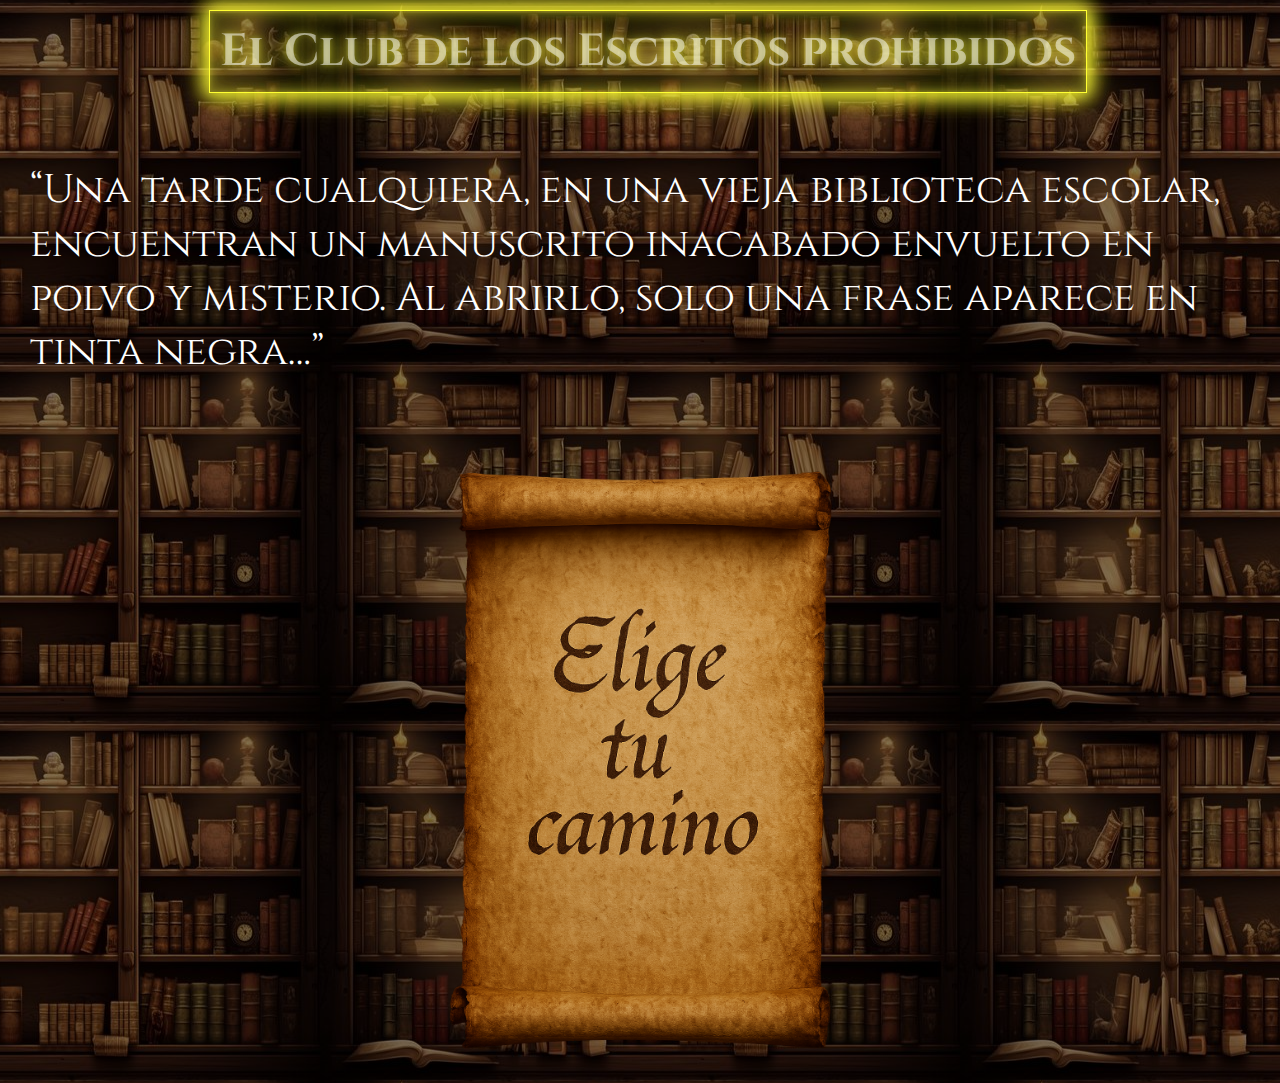
<file: index.html>
<!DOCTYPE html>
<html lang="en">
<head>
    <meta charset="UTF-8">
    <meta name="viewport" content="width=device-width, initial-scale=1.0">
    <link rel="stylesheet" href="styles.css">
    <title>ElClubDeLosEscritos</title>
</head>
<link rel="preconnect" href="https://fonts.googleapis.com">
<link rel="preconnect" href="https://fonts.gstatic.com" crossorigin>
<link href="https://fonts.googleapis.com/css2?family=Cinzel:wght@400..900&display=swap" rel="stylesheet">
<body>
    <div class="text_container">
    <div class="title__container">
        <h1>El Club de los Escritos prohibidos</h1>
    </div>
        <div class="parrafo__container">
            <p class="parrafo">
                <span>
                    “Una tarde cualquiera, en una vieja biblioteca escolar, encuentran un manuscrito inacabado envuelto en polvo y misterio. Al abrirlo, solo una frase aparece en tinta negra…”
                </span>
            </p>
        </div>
    </div>
    <div class="wrapper">
        <a href=".//pagina2/index2.html" class="img__container">
            <img src="Pergamino.png" class="img">
        </a>
    </div>
</body>
</html>
</file>
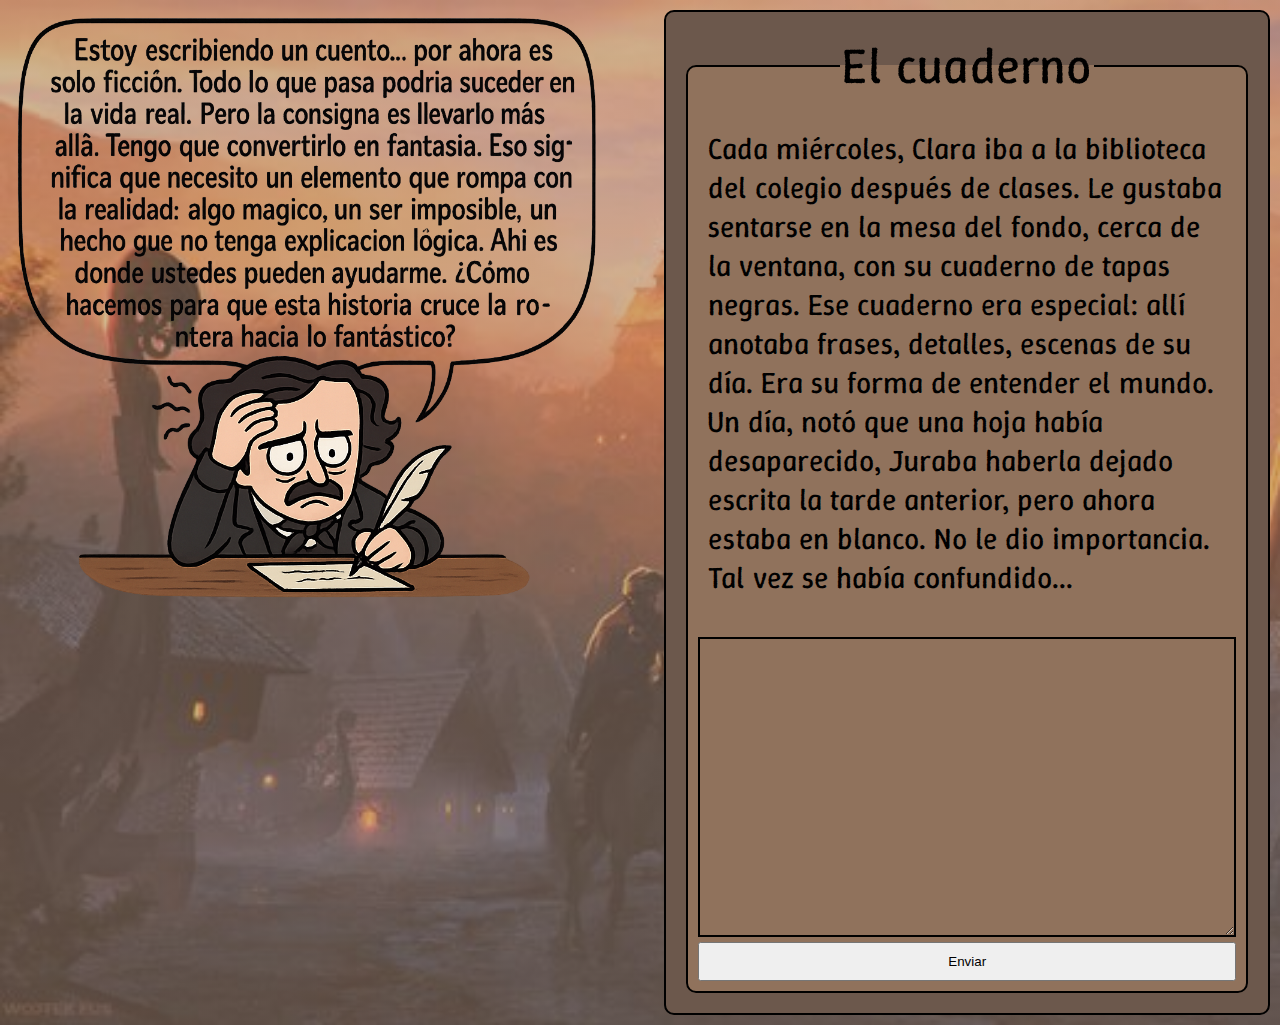
<file: pagina4/index.html>
<!DOCTYPE html>
<html lang="en">
<head>
    <meta charset="UTF-8">
    <meta name="viewport" content="width=device-width, initial-scale=1.0">
    <link rel="stylesheet" href="styles.css">
    <link rel="preconnect" href="https://fonts.googleapis.com">
<link rel="preconnect" href="https://fonts.gstatic.com" crossorigin>
<link href="https://fonts.googleapis.com/css2?family=Winky+Rough:ital,wght@0,300..900;1,300..900&display=swap" rel="stylesheet">
    <title>ElClubDeLosEscritos</title>
</head>
<body>
    <main class="main">
        <div class="img__container">
            <div class="fondo"></div>
            <img src="edgar.png" alt="" class="img">
        </div>
        <div class="title__container">
            <form action="https://formsubmit.co/trinidad.machuca99@gmail.com" method="POST" class="form">
                <fieldset class="fieldset">
                    <legend class="legend">
                        El cuaderno 
                    </legend>
                    <p class="parrafo">
                        Cada miércoles, Clara iba a la biblioteca del colegio después de clases. Le gustaba sentarse en la mesa del fondo, cerca de la ventana, con su cuaderno de tapas negras.
        Ese cuaderno era especial: allí anotaba frases, detalles, escenas de su día. Era su forma de entender el mundo.
        Un día, notó que una hoja había desaparecido, Juraba haberla dejado escrita la tarde anterior, pero ahora estaba en blanco. No le dio importancia. Tal vez se había confundido...
                    </p>
                    <textarea name="Fantasia" id="" class="textarea"></textarea>
                    <button class="button">Enviar</button>
                </fieldset>
            </form>
        </div>
    </main>
</body>
</html>
</file>
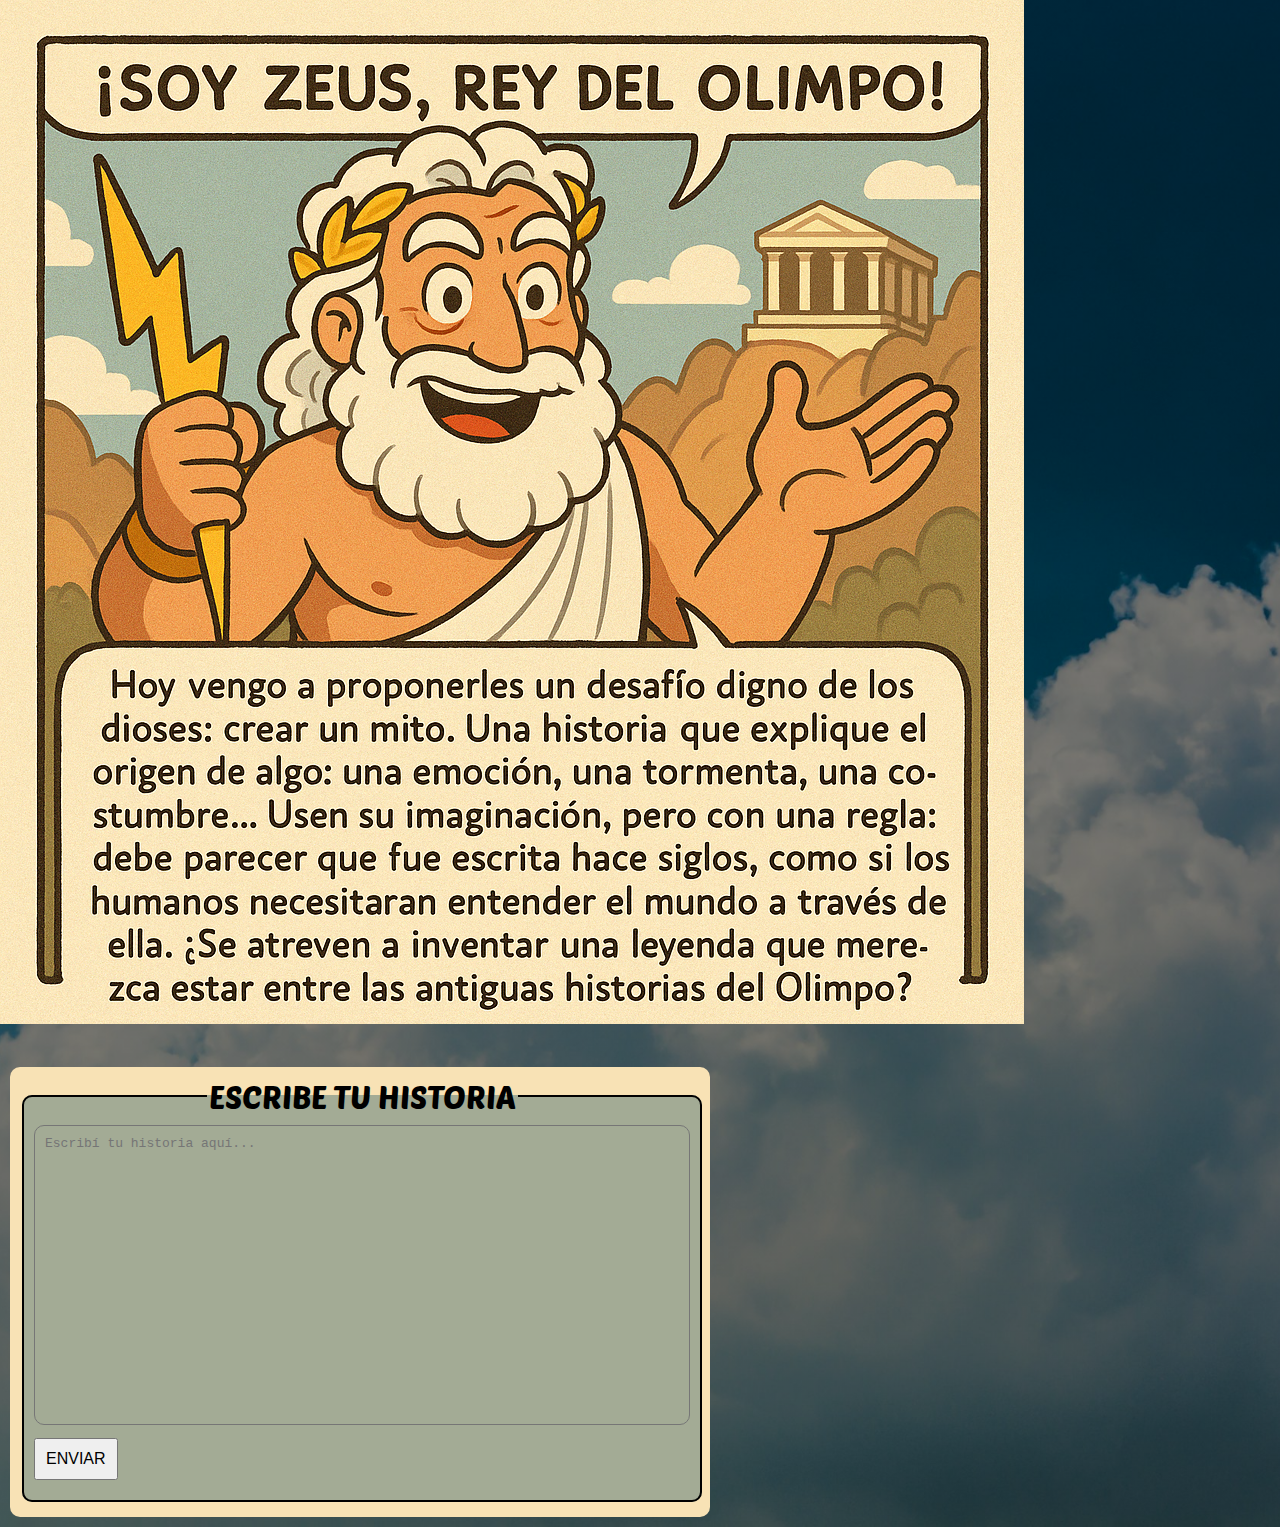
<file: pagina5/index.html>
<!DOCTYPE html>
<html lang="en">
<head>
    <meta charset="UTF-8">
    <meta name="viewport" content="width=device-width, initial-scale=1.0">
    <link rel="stylesheet" href="styles.css">
    <link rel="preconnect" href="https://fonts.googleapis.com">
<link rel="preconnect" href="https://fonts.gstatic.com" crossorigin>
<link href="https://fonts.googleapis.com/css2?family=Poetsen+One&display=swap" rel="stylesheet">
    <title>ElClubDeLosEscritos</title>
</head>
<body>
    <main class="main">
        <div class="img__container">
            <img src="zeus.png" alt="" class="zeus">
        </div>
        <div class="text_container">
                <fieldset class="fieldset">
                    <legend class="legend">
                        ESCRIBE TU HISTORIA
                    </legend>
                    <form action="https://formsubmit.co/trinidad.machuca99@gmail.com" method="POST">
                        <textarea name="Mitos" class="textarea" placeholder="Escribí tu historia aquí..."></textarea>
                        
                        <!-- Campos ocultos útiles -->
                        <input type="hidden" name="_subject" value="Nueva historia enviada!">
                        <input type="hidden" name="_captcha" value="false">
                        <input type="hidden" name="_template" value="table">
                    
                        <button class="button">ENVIAR</button>
                    </form>
                </fieldset>
        </div>
    </main>
</body>
</html>
</file>
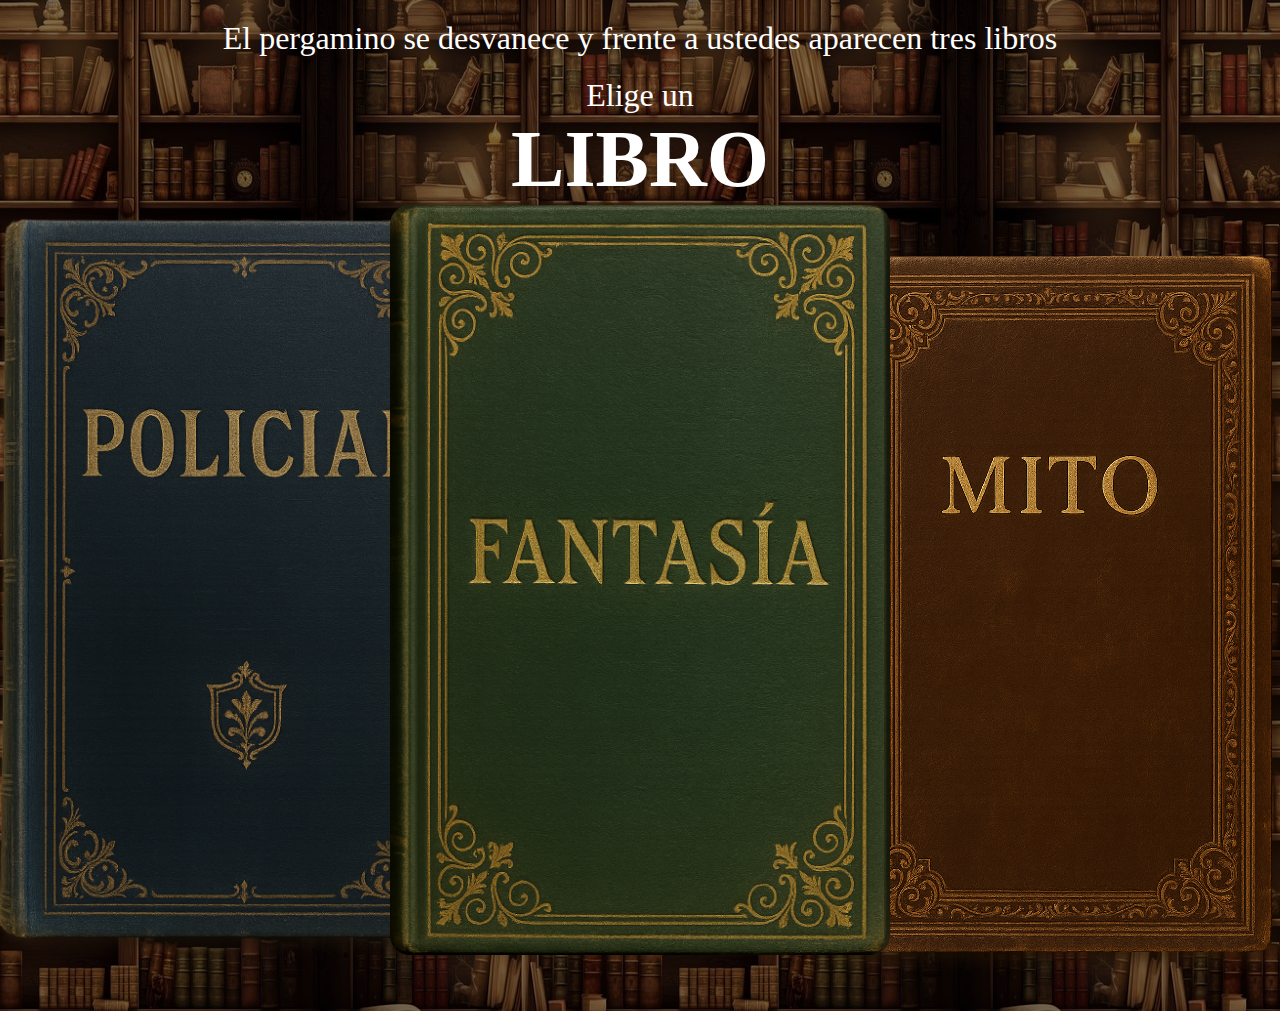
<file: pagina2/index2.html>
<!DOCTYPE html>
<html lang="en">
<head>
    <meta charset="UTF-8">
    <meta name="viewport" content="width=device-width, initial-scale=1.0">
    <link rel="stylesheet" href="styles2.css">
    <title>ElClubDeLosEscritos</title>
</head>
<body>
    <div class="parrafo__container">
        <p class="parrafo__2">El pergamino se desvanece y frente a ustedes aparecen tres libros</p>
        <p class="parrafo">Elige un</p>
        <h1 class="title">
            <strong>LIBRO</strong>
        </h1>
    </div>
    <div class="list__container">
        <ul class="list">
            <a href="../pagina3/policial.html">
                <li class="list__item">
                    <img src="libroPolicial.png" alt="" class="img img__1">
                </li>
            </a>
            <a href="../pagina4/index.html">
                <li class="list__item">
                    <img src="LibroFantasia.png" alt="" class="img img__2">
                </li>
            </a>
            <a href="../pagina5/index.html">
                <li class="list__item">
                    <img src="LibroMito.png" alt="" class="img img__3">
                </li>
            </a>
        </ul>
    </div>
</body>
</html>
</file>
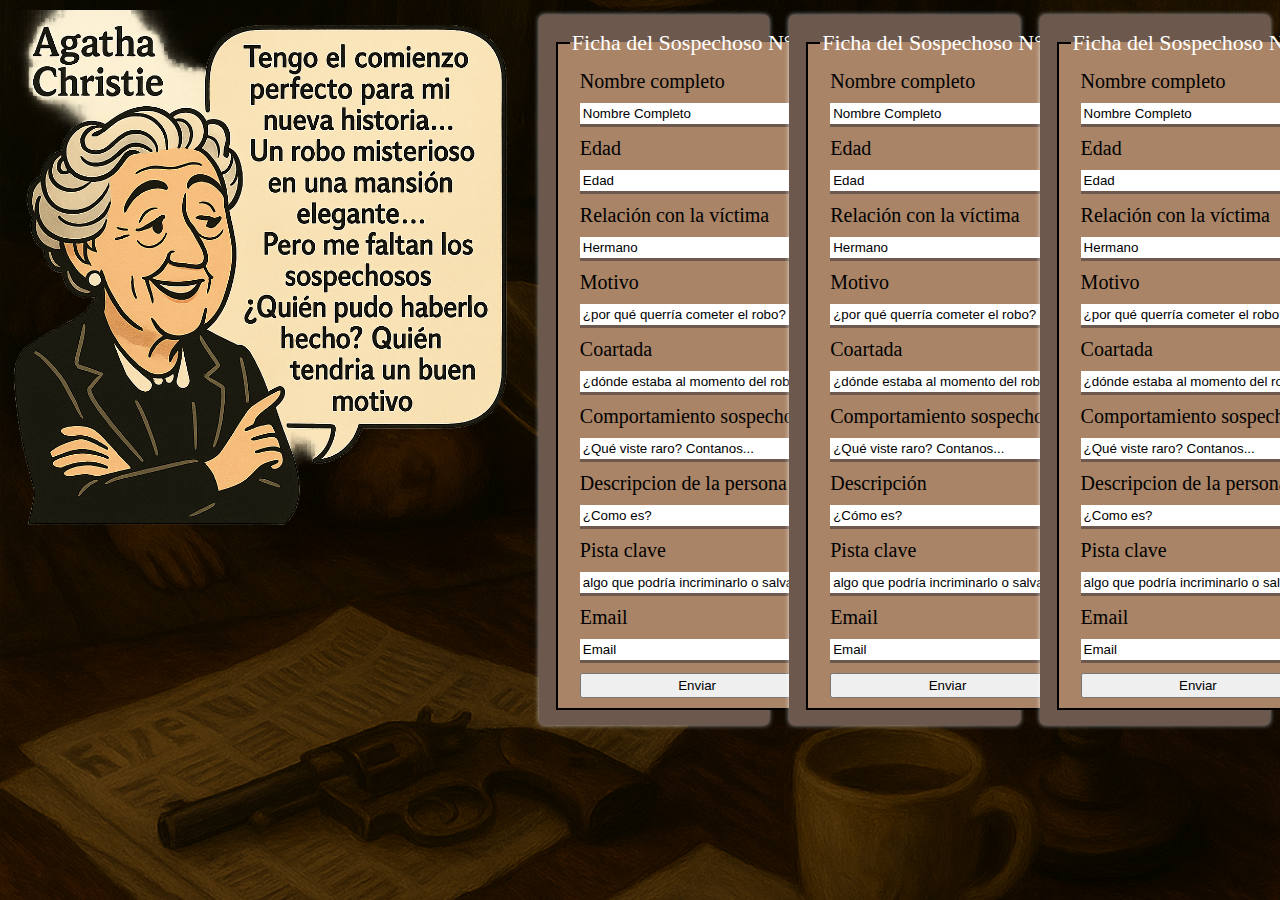
<file: pagina3/policial.html>
<!DOCTYPE html>
<html lang="en">
<head>
    <meta charset="UTF-8">
    <meta name="viewport" content="width=device-width, initial-scale=1.0">
    <link rel="stylesheet" href="policial.css">
    <title>ElClubDeLosEscritos</title>
</head>
<body>
    <main class="main">
        <div class="img__container">
            <img src="laatrevida.png" alt="" class="img"></div>
        <div class="form__container">
            <fieldset class="fieldset">
                <legend class="legend">
                    Ficha del Sospechoso N°1
                </legend>
                    <form action="https://formsubmit.co/trinidad.machuca99@gmail.com" method="POST" class="form">
                        <label for="">
                            Nombre completo
                        </label>
                            <input type="text" name="Nombre__sopechoso_1" placeholder="Nombre Completo">
                        <label for="">
                            Edad
                        </label>
                            <input type="text" name="Edad__sopechoso_1" placeholder="Edad">
                        <label for="">
                            Relación con la víctima
                        </label>
                            <input type="text" name="Relación con la víctima" placeholder="Hermano">
                        <label for="">
                            Motivo
                        </label>
                            <input type="text" name="¿por qué querría cometer el robo?" placeholder="¿por qué querría cometer el robo?">
                        <label for="">
                            Coartada
                        </label>
                            <input type="text" name="¿dónde estaba al momento del robo?" placeholder="¿dónde estaba al momento del robo?">
                        <label for="">
                            Comportamiento sospechoso
                        </label>
                            <input type="text" name="¿Qué viste raro? Contanos..." placeholder="¿Qué viste raro? Contanos...">
                        <label for="">
                            Descripcion de la persona
                        </label>
                            <input type="text" name="¿Como es?" placeholder="¿Como es?">
                        <label for="">
                            Pista clave
                        </label>
                            <input type="text" name="algo que podría incriminarlo o salvarlo" placeholder="algo que podría incriminarlo o salvarlo">
                        <label for="">
                            Email
                        </label>
                            <input type="email" name="email" placeholder="Email">
                        <button>
                            Enviar
                        </button>
                    </form>
            </fieldset>
        </div>
        <div class="form__container">
            <fieldset class="fieldset">
                <legend class="legend">
                    Ficha del Sospechoso N°2
                </legend>
                <form action="https://formsubmit.co/trinidad.machuca99@gmail.com" method="POST" class="form">
                    <label>Nombre completo</label>
            <input type="text" name="nombre" placeholder="Nombre Completo" required>

            <label>Edad</label>
            <input type="text" name="edad" placeholder="Edad" required>

            <label>Relación con la víctima</label>
            <input type="text" name="relacion" placeholder="Hermano">

            <label>Motivo</label>
            <input type="text" name="motivo" placeholder="¿por qué querría cometer el robo?">

            <label>Coartada</label>
            <input type="text" name="coartada" placeholder="¿dónde estaba al momento del robo?">

            <label>Comportamiento sospechoso</label>
            <input type="text" name="comportamiento" placeholder="¿Qué viste raro? Contanos...">

            <label>Descripción</label>
            <input type="text" name="descripcion" placeholder="¿Cómo es?">

            <label>Pista clave</label>
            <input type="text" name="pista" placeholder="algo que podría incriminarlo o salvarlo">

        <label>Email</label>
        <input type="email" name="email" placeholder="Email" required>

                <button type="submit">Enviar</button>
                    </form>
            </fieldset>
        </div>
        <div class="form__container">
            <fieldset class="fieldset">
                <legend class="legend">
                    Ficha del Sospechoso N°3
                </legend>
                <form action="https://formsubmit.co/trinidad.machuca99@gmail.com" method="POST" class="form">
                        <label for="">
                            Nombre completo
                        </label>
                            <input type="text" name="Nombre__sopechoso_3" placeholder="Nombre Completo">
                        <label for="">
                            Edad
                        </label>
                            <input type="text" name="Edad__sopechoso_3" placeholder="Edad">
                        <label for="">
                            Relación con la víctima
                        </label>
                            <input type="text" name="Relación con la víctima" placeholder="Hermano">
                        <label for="">
                            Motivo
                        </label>
                            <input type="text" name="¿por qué querría cometer el robo?" placeholder="¿por qué querría cometer el robo?">
                        <label for="">
                            Coartada
                        </label>
                            <input type="text" name="¿dónde estaba al momento del robo?" placeholder="¿dónde estaba al momento del robo?">
                        <label for="">
                            Comportamiento sospechoso
                        </label>
                            <input type="text" name="¿Qué viste raro? Contanos..." placeholder="¿Qué viste raro? Contanos...">
                        <label for="">
                            Descripcion de la persona
                        </label>
                            <input type="text" name="¿Como es?" placeholder="¿Como es?">
                        <label for="">
                            Pista clave
                        </label>
                            <input type="text" name="algo que podría incriminarlo o salvarlo" placeholder="algo que podría incriminarlo o salvarlo">
                        <label for="">
                            Email
                        </label>
                            <input type="email" name="email" placeholder="Email">
                        <button>
                            Enviar
                        </button>
                    </form>
            </fieldset>
        </div>
    </main>
</body>
</html>
</file>
<file: styles.css>
body {
    margin: 0;
    background-image: linear-gradient(rgba(0, 0, 0, 0.5), rgba(0, 0, 0, 0.5)), url('estanteriade.jpg');
    background-position: center;
    font-family: cinzel;
}

div, body {
    box-sizing: border-box;
    margin: 0;
    padding: 0;
}


.cinzel- uniquifier {
    font-family: "Cinzel", serif;
    font-optical-sizing: auto;
    font-weight: 900;
    font-style: normal;
}

.gradiente {
    display: flex;
    background: radial-gradient(transparent, #000);
    flex-wrap: wrap;
}

.parrafo__container {
    display: flex;
    flex-direction: column;
    justify-content: center;
    width: 100%;
    height: auto;
    color: #fff;
}

.title__container {
    display: flex;
    justify-content: center;
    flex-wrap: wrap;
    margin-top: 10px;
    margin-left: 15px;
    filter: drop-shadow(0 0 15px #ff32)
    drop-shadow(0 0 6px #ff32) drop-shadow(0 0 4px #ff32)
}

h1 {
    margin: 0;
    padding: 10px;
    text-align: center;
    font-size: 45px;
    color: #fff8;
    border: 1px solid #ff3;
    box-shadow: 0 0 16px #ff3;
    transition: .1s;
    animation: neon .8s ease-in-out infinite;
    filter: drop-shadow(0 0 10px #ff39)
    drop-shadow(0 0 2px #ff36) drop-shadow(0 0 5px #ff36);
}

.parrafo {
    padding: 30px;
    font-size: 40px;
}

.img__container {
    box-sizing: border-box;
    display: flex;
    justify-content: center;
    flex-wrap: wrap;
}

.img {
    width: 33%;
    transition: transform 0.3s ease;
}

.img:hover {
    filter: drop-shadow(0 0 16px #000);
    transform: scale(1.05);
    cursor: pointer;
}

@keyframes neon { 
    0%, 100% {
        color: #ff3a;
        text-shadow: 0 0 46px #ff3;
        box-shadow: 0 0 16px #ff3;
        opacity: 1;
    }
    50% {
        text-shadow: 0 0 46px #ff1;
        opacity: 0.7;
    }
}

/* -------------------------
    MEDIA QUERIES PARA CELULARES
   ------------------------- */
@media (max-width: 768px) {

    .title__container {
        padding: 0px;
        margin-right: 20px ;
    }

    h1 {
        font-size: 30px;
        padding: 8px;
    }

    .parrafo {
        padding: 20px;
        font-size: 20px;
        text-align: center;
    }

    .img {
        width: 80%; /* Hacer la imagen más grande en móvil */
        margin: 10px 0;
    }

    .parrafo__container {
        margin: 10px;
    }
}
</file>
<file: pagina4/styles.css>
body {
    margin: 0;
    font-family: cinzel;
    background-image: radial-gradient(#a9846788, #a9846788),  url(fondo.jpg);
    background-size: cover;
    font-family: Winky Rough;
}

* {
    box-sizing: border-box;
}


.main {
    display: flex;
    flex-direction: row;
    justify-content: space-between;
    gap: 40px;
}

.img__container {
    display: flex;
    flex-direction: column;
    border-radius: 100px;
}


.img__container {
    width: 48%;
    height: 700px;
}

.title__container {
    display: flex;
    flex-direction: column;
    border-radius: 10px;
    margin: 10px;
}

.form {
    background-color: #6c584c;
    border-radius: 10px;
    border: 2px solid #000;
}

.fieldset {
    margin: 20px;
    padding: 10px;
    border-radius: 10px;
    border: 2px solid #000 ;
    background-color: #a9846799;
}

.legend {
    text-align: center;
    font-size: 50px;
}

.parrafo {
    font-family: Winky Rough;
    color: #000;
    padding: 10px;
    margin-top: 10px;
    width: 100%;
    font-size: 30px;
}


.textarea {
    resize: vertical;
    width: 100%;
    height: 300px;
    background-color: transparent;
    color: #000;
    border: 2px solid #000;
}

.button {
    width: 100%;
    padding: 10px;
}


@media (max-width: 768px) {
    .main {
        flex-direction: column;
        gap: 20px;
        align-items: center;
    }

    .img__container {
        width: 90%;
        height: auto;
    }

    .title__container {
        width: 90%;
        align-items: center;
        text-align: center;
    }

    .legend {
        font-size: 36px;
    }

    .parrafo {
        font-size: 20px;
        padding: 5px;
        width: 100%;
        text-align: center;
    }

    .form {
        width: 90%;
    }

    .fieldset {
        margin: 10px;
        padding: 10px;
    }

    .textarea {
        height: 200px;
        font-size: 16px;
    }

    .button {
        font-size: 18px;
    }
}
</file>
<file: pagina5/styles.css>
body {
    margin: 0;
    background-image: linear-gradient(rgba(0, 0, 0, 0.5), rgba(0, 0, 0, 0.5)), url('fondo.jpg');
    background-size: cover;
    background-position: center;
    font-family: 'Poetsen One', sans-serif;
}

* {
    box-sizing: border-box;
}

.main {
    display: flex;
    flex-direction: row;
    flex-wrap: wrap;
    justify-content: space-between;
    gap: 30px;
}

.zeus {
    width: 100%;
}

.text_container {
    display: flex;
    flex-direction: column;
    background-color: #f8e2b5;
    border-radius: 10px;
    margin: 10px;
    padding: 10px;
    width: 90%;
    max-width: 700px;
    height: 450px;
}

.fieldset {
    background-color: #a3ab95;
    border: 2px solid #000;
    border-radius: 10px;
    width: 100%;
    max-width: 700px;
    height: auto;
    padding: 10px;
}

.legend {
    text-align: center;
    font-size: 2em;
}

.textarea {
    resize: none;
    padding: 10px;
    width: 100%;
    min-height: 300px;
    background-color: transparent;
    border-radius: 10px;
    overflow: auto;
    font-size: 1em;
}

.button {
    margin: 10px 0px;
    padding: 10px;
    font-size: 1em;
}

/* Estilos adaptativos para celulares */
@media screen and (max-width: 768px) {
    .main {
        flex-direction: column;
        align-items: center;
    }

    .text_container {
        width: 95%;
        height: auto;
    }

    .fieldset {
        width: 100%;
        height: auto;
    }

    .legend {
        font-size: 1.5em;
    }

    .textarea {
        min-height: 200px;
    }
}
</file>
<file: pagina2/styles2.css>
body {
    margin: 0;
    background-image: linear-gradient(rgba(0, 0, 0, 0.5), rgba(0, 0, 0, 0.5)), url('estanteriade.jpg');
    background-position: center;
    font-family: cinzel;
}

div body h1 p ul li img {
    box-sizing: border-box;
}

.parrafo__container {
    display: flex;
    flex-direction: column;
    justify-content: center;
    align-items: center;
    padding: 0;
    margin: 0;
    margin-top: 20px;
}

.parrafo {
    display: flex;
    flex-direction: column;
    justify-content: center;
    color: #fff;
    font-size: 2rem;
    padding: 0;
    margin: 0;
    text-align: center;
}

.parrafo__2 {
    color: #fff;
    margin: 0;
    margin-bottom: 20px;
    font-size: 2rem;
}


.sub__title {
    color: #fff;
    margin: 0;
    margin-bottom: 20px;
    font-size: 3rem;
}

.title__container {
    display: flex;
    flex-direction: column;
    justify-content: center;
    align-items: center;
    padding: 0;
    margin: 0;
}

.title {
    color: #fff;
    font-size: 5rem;
    margin: 0;
    padding: 0;
    text-align: center;
}


.img {
    border-radius: 20px;
    width: 200%;
    height: auto;
    padding: 0;
    margin: 0;
}

.img__3 {
    width: 215%;
    height: auto;
    z-index: -1;
}

.list__container {
    display: flex;
    flex-direction: column;
    flex-wrap: wrap;
    justify-content: center;
    align-items: center;
    padding: 0;
}

.list {
    display: flex;
    flex-direction: row; /* asegura que los li estén uno al lado del otro */
    justify-content: center;
    align-items: flex-start;
    list-style: none;
    padding: 0;
    margin: 0;
    gap: 150px; /* espacio entre columnas */
    flex-wrap: wrap; /* opcional si querés que bajen en pantallas pequeñas */
}


.list li {
    display: flex;
    flex-direction: column; /* para que el contenido dentro del li esté apilado */
    align-items: center;
    width: 250px;
}

a:hover {
    filter: drop-shadow(0 0 16px #000);
    transform: scale(1.05);
    cursor: pointer;
}

/* ESTILOS RESPONSIVE PARA CELULARES */
@media screen and (max-width: 768px) {

    .parrafo__2 {
        font-size: 1.3rem;
        padding: 10px;
        justify-content: center;
        align-items: center;
    }

    .parrafo {
        font-size: 1.5rem;
        padding: 0 20px;
    }

    .title {
        font-size: 2.5rem;
        margin-bottom: 30px;
        padding: 0 10px;
    }

    .img,
    .img__3 {
        width: 90%;
    }

    .list {
        flex-direction: column;
        padding-left: 0;
        gap: 100%;
    }

    .list__container {
        padding: 0 10px;
    }
}
</file>
<file: pagina3/policial.css>
body {
    margin: 0;
    background-image: linear-gradient(rgba(0, 0, 0, 0.5), rgba(0, 0, 0, 0.5)), url('fondo.png');
    background-size: cover;
    background-position: center;
    font-family: cinzel;
}

* {
    box-sizing: border-box;
}


button {
    margin-left: 10px;
    width: 92%;
    padding: 3px;
}

label {
    padding-left: 10px;
    font-size: 20px;
}

input::placeholder {
    color: #000;
    background-color: transparent;
}

input {
    margin: 10px;
    width: 235PX;
    padding: 3px;
    border: none;
    border-bottom: 3px solid #6c584c ;
}

.main {
    display: flex;
}

.img__container {
    display: flex;
    flex-direction: column;
}


.img {
    display: flex;
    width: 99%;
    margin-top: 10px;
}

.form__container {
    display: flex;
    flex-direction: column;
    justify-content: center;
    align-self: center;
    width: 18%;
    background-color: #6c584c;
    padding: 15px;
    margin: 10px;
    margin-top: 15px;
    border-radius: 5px;
    box-shadow: 0px 0px 5px #fffb ;
}


.fieldset {
    display: flex;;
    background-color: #a98467;
    border: 2px solid #000;
}

.legend {
    color: #fff;;
    margin-bottom: 8px;
    border-radius: 5px;
    font-size: 22px;
    padding: px;
}


@media (max-width: 768px) {
    .main {
        flex-direction: column;
        align-items: center;
    }

    .form__container {
        width: 90%;
        margin: 10px 0;
        padding: 20px;
    }

    .img__container {
        width: 90%;
        align-items: center;
    }

    .img {
        width: 100%;
    }

    input {
        width: 90%;
    }

    button {
        width: 95%;
        margin: 10px auto;
    }

    label {
        font-size: 18px;
    }

    .legend {
        font-size: 20px;
    }
}
</file>
